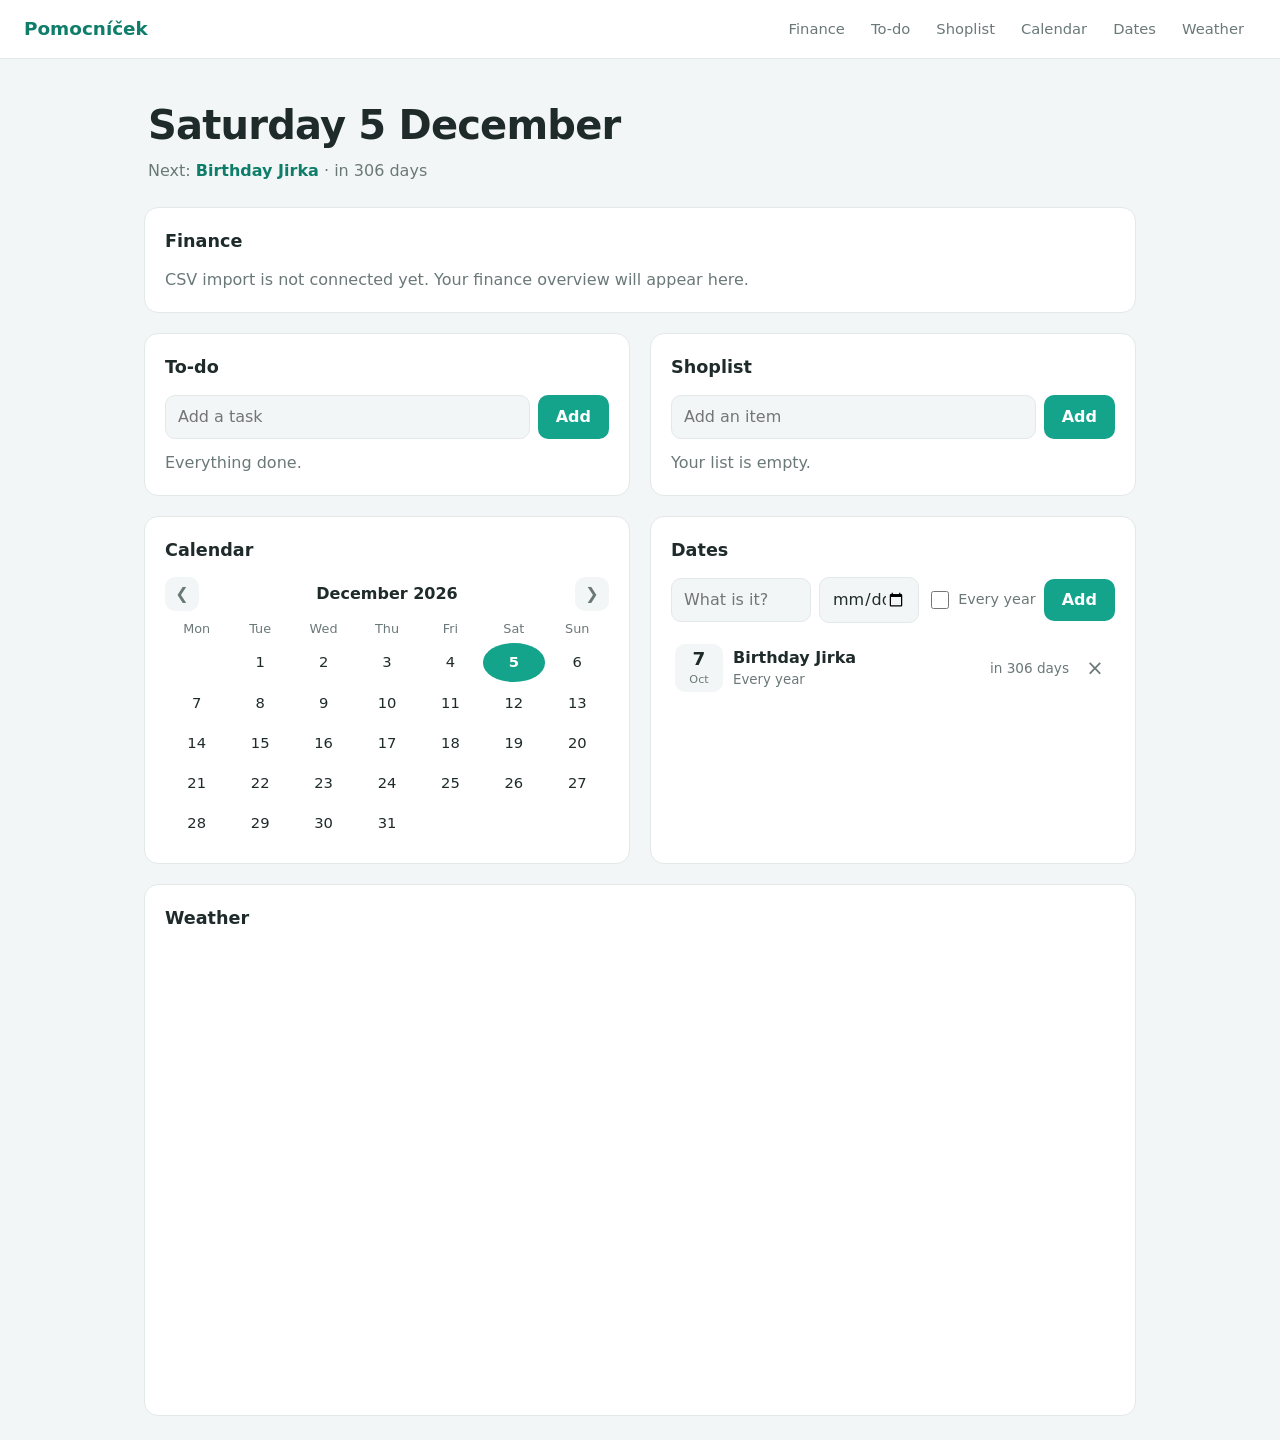
<file: index.html>
<!DOCTYPE html>
<html lang="en">
<head>
    <meta charset="UTF-8">
    <meta name="viewport" content="width=device-width, initial-scale=1">
    <meta name="color-scheme" content="light dark">
    <link rel="stylesheet" href="style.css">
      <!-- Browser tab icon (favicon) -->
    <link rel="icon" type="image/png" sizes="32x32" href="/favicon-32x32.png">
    <link rel="icon" type="image/png" sizes="16x16" href="/favicon-16x16.png">
    <link rel="shortcut icon" href="/favicon.ico">

    <!-- iPhone "Add to Home Screen" icon -->
    <link rel="apple-touch-icon" sizes="180x180" href="/apple-touch-icon.png">

    <!-- Optional: name shown under the icon on iPhone -->
    <meta name="apple-mobile-web-app-title" content="My Site">
    <meta name="theme-color" content="#ffffff">
    <title>Pomocníček</title>
</head>
<body>
    <header class="topbar">
        <a class="brand" href="#top">Pomocníček</a>
        <nav aria-label="Sections">
            <a href="#finance">Finance</a>
            <a href="#todolist">To-do</a>
            <a href="#shoplist">Shoplist</a>
            <a href="#calendar">Calendar</a>
            <a href="#dates">Dates</a>
            <a href="#weather">Weather</a>
        </nav>
    </header>

    <main id="top">
        <section class="hero wide" aria-live="polite">
            <p class="hero-date" id="hero-date"></p>
            <p class="hero-next" id="hero-next"></p>
        </section>

        <section class="card wide" id="finance">
            <h2>Finance</h2>
            <p class="empty">CSV import is not connected yet. Your finance overview will appear here.</p>
        </section>

        <section class="card" id="todolist">
            <h2>To-do <small class="count" id="todo-count"></small></h2>
            <form class="add" id="todo-form">
                <input id="todo-input" type="text" placeholder="Add a task" aria-label="New task" autocomplete="off">
                <button type="submit">Add</button>
            </form>
            <ul class="items" id="todo-items"></ul>
            <p class="empty" id="todo-empty">Everything done.</p>
        </section>

        <section class="card" id="shoplist">
            <h2>Shoplist <small class="count" id="shop-count"></small></h2>
            <form class="add" id="shop-form">
                <input id="shop-input" type="text" placeholder="Add an item" aria-label="New shopping item" autocomplete="off">
                <button type="submit">Add</button>
            </form>
            <ul class="items" id="shop-items"></ul>
            <p class="empty" id="shop-empty">Your list is empty.</p>
        </section>

        <section class="card" id="calendar">
            <h2>Calendar</h2>
            <div class="month">
                <button id="prev" type="button" aria-label="Previous month">&#10094;</button>
                <h3 id="month-title"></h3>
                <button id="next" type="button" aria-label="Next month">&#10095;</button>
            </div>
            <ul class="weekdays">
                <li>Mon</li><li>Tue</li><li>Wed</li><li>Thu</li><li>Fri</li><li>Sat</li><li>Sun</li>
            </ul>
            <ul class="days" id="days"></ul>
        </section>

        <section class="card" id="dates">
            <h2>Dates</h2>
            <form class="add wrap" id="dates-form">
                <input id="dates-title" type="text" placeholder="What is it?" aria-label="Date title" autocomplete="off">
                <input id="dates-date" type="date" aria-label="Date" required>
                <label class="yearly"><input id="dates-yearly" type="checkbox"> Every year</label>
                <button type="submit">Add</button>
            </form>
            <ul class="items" id="dates-items"></ul>
            <p class="empty" id="dates-empty">No dates saved yet.</p>
        </section>

        <section class="card wide" id="weather">
            <h2>Weather</h2>
            <iframe
                title="Windy weather map"
                src="https://embed.windy.com/embed2.html?lat=50.10&lon=14.52&detailLat=50.10&detailLon=14.52&zoom=8&level=surface&overlay=temp&product=ecmwf&menu=&message=true&marker=true&calendar=now&type=map&location=coordinates&detail=true&metricWind=km%2Fh&metricTemp=%C2%B0C"
                loading="lazy">
            </iframe>
        </section>
    </main>

    <script src="script.js"></script>
</body>
</html>
</file>
<file: style.css>
:root {
    --bg: #f3f6f6;
    --card: #ffffff;
    --line: #e3e8e8;
    --text: #1f2a2a;
    --muted: #6b7878;
    --accent: #14a38b;
    --accent-dark: #0e7d6a;
    --accent-soft: #e4f6f2;
    --danger: #c0392b;
    --danger-soft: #fdecea;
    --radius: 14px;
}
@media (prefers-color-scheme: dark) {
    :root {
        --bg: #111716;
        --card: #1a2221;
        --line: #2b3736;
        --text: #e6eeee;
        --muted: #92a3a2;
        --accent: #2dc4aa;
        --accent-dark: #4fd6bf;
        --accent-soft: #17332f;
        --danger: #ff7a6b;
        --danger-soft: #3a1f1c;
    }
}

* { box-sizing: border-box; }
html { scroll-behavior: smooth; scroll-padding-top: 76px; }
body {
    margin: 0;
    font-family: ui-sans-serif, system-ui, -apple-system, "Segoe UI", Roboto, sans-serif;
    line-height: 1.5;
    background: var(--bg);
    color: var(--text);
}
@media (prefers-reduced-motion: reduce) { html { scroll-behavior: auto; } }
ul { list-style: none; margin: 0; padding: 0; }
button, input { font: inherit; color: inherit; }
:focus-visible { outline: 2px solid var(--accent); outline-offset: 2px; }

/* Top bar */
.topbar {
    position: sticky;
    top: 0;
    z-index: 10;
    display: flex;
    flex-wrap: wrap;
    align-items: center;
    justify-content: space-between;
    gap: 8px 16px;
    padding: 12px 24px;
    background: var(--card);
    border-bottom: 1px solid var(--line);
}
.brand { font-weight: 700; font-size: 1.15rem; color: var(--accent-dark); text-decoration: none; }
nav { display: flex; flex-wrap: wrap; gap: 2px; }
nav a { padding: 6px 12px; border-radius: 8px; color: var(--muted); text-decoration: none; font-size: 0.92rem; }
nav a:hover { background: var(--accent-soft); color: var(--accent-dark); }

/* Layout */
main {
    max-width: 1040px;
    margin: 0 auto;
    padding: 24px;
    display: grid;
    grid-template-columns: repeat(2, minmax(0, 1fr));
    gap: 20px;
}
.wide { grid-column: 1 / -1; }
@media (max-width: 760px) {
    main { grid-template-columns: minmax(0, 1fr); padding: 16px; }
    .topbar { padding: 12px 16px; }
}

/* Hero */
.hero { padding: 12px 4px 4px; }
.hero-date { margin: 0; font-size: clamp(1.7rem, 4vw, 2.5rem); font-weight: 700; letter-spacing: -0.02em; }
.hero-next { margin: 4px 0 0; color: var(--muted); }
.hero-next strong { color: var(--accent-dark); }

/* Cards */
.card { background: var(--card); border: 1px solid var(--line); border-radius: var(--radius); padding: 20px; }
.card h2 { margin: 0 0 14px; font-size: 1.1rem; display: flex; align-items: baseline; gap: 8px; }
.count { color: var(--muted); font-weight: 400; font-size: 0.85rem; }
.empty { margin: 0; color: var(--muted); }
.empty[hidden] { display: none; }

/* Add forms */
.add { display: flex; gap: 8px; margin-bottom: 12px; }
.add.wrap { flex-wrap: wrap; align-items: center; }
.add input[type="text"], .add input[type="date"] {
    flex: 1;
    min-width: 0;
    padding: 9px 12px;
    background: var(--bg);
    border: 1px solid var(--line);
    border-radius: 10px;
}
.add.wrap input[type="text"] { min-width: 140px; }
.add button {
    padding: 9px 18px;
    font-weight: 600;
    color: #fff;
    background: var(--accent);
    border: 0;
    border-radius: 10px;
    cursor: pointer;
}
.add button:hover { background: var(--accent-dark); }
.yearly { display: flex; align-items: center; gap: 6px; color: var(--muted); font-size: 0.9rem; }

/* Lists (to-do, shoplist, dates) */
.items li {
    display: flex;
    align-items: center;
    gap: 10px;
    padding: 9px 4px;
    border-bottom: 1px solid var(--line);
}
.items li:last-child { border-bottom: 0; }
.items label { flex: 1; display: flex; align-items: center; gap: 10px; cursor: pointer; min-width: 0; overflow-wrap: anywhere; }
.items input[type="checkbox"], .yearly input { accent-color: var(--accent); width: 18px; height: 18px; }
.items li.done span { color: var(--muted); text-decoration: line-through; }
.del {
    width: 32px;
    height: 32px;
    flex: none;
    font-size: 1.3rem;
    line-height: 1;
    color: var(--muted);
    background: none;
    border: 0;
    border-radius: 8px;
    cursor: pointer;
}
.del:hover { color: var(--danger); background: var(--danger-soft); }

/* Dates */
.chip {
    flex: none;
    width: 48px;
    padding: 4px 0;
    text-align: center;
    line-height: 1.15;
    background: var(--bg);
    border-radius: 10px;
}
.chip b { display: block; font-size: 1.15rem; }
.chip span { font-size: 0.7rem; color: var(--muted); }
.info { flex: 1; display: grid; min-width: 0; overflow-wrap: anywhere; }
.info small { color: var(--muted); }
.badge { font-size: 0.85rem; color: var(--muted); white-space: nowrap; }
.items li.soon { background: var(--accent-soft); border-radius: 10px; padding-inline: 10px; }
.items li.soon .badge { color: var(--accent-dark); font-weight: 700; }
.items li.soon .chip { background: var(--card); }
.items li.past { opacity: 0.55; }

/* Calendar */
.month { display: flex; align-items: center; justify-content: space-between; margin-bottom: 8px; }
.month h3 { margin: 0; font-size: 1rem; }
.month button {
    width: 34px;
    height: 34px;
    color: var(--muted);
    background: var(--bg);
    border: 0;
    border-radius: 10px;
    cursor: pointer;
}
.month button:hover { color: var(--accent-dark); background: var(--accent-soft); }
.weekdays, .days { display: grid; grid-template-columns: repeat(7, 1fr); text-align: center; }
.weekdays { color: var(--muted); font-size: 0.8rem; padding-bottom: 4px; }
.days li { position: relative; padding: 8px 0; margin: 1px; border-radius: 50%; font-size: 0.92rem; }
.days li.active { background: var(--accent); color: #fff; font-weight: 700; }
.days li.has::after {
    content: "";
    position: absolute;
    left: 50%;
    bottom: 3px;
    width: 5px;
    height: 5px;
    margin-left: -2.5px;
    border-radius: 50%;
    background: var(--accent);
}
.days li.active.has::after { background: #fff; }

/* Weather */
#weather iframe { display: block; width: 100%; height: 450px; border: 0; border-radius: 10px; }
</file>
